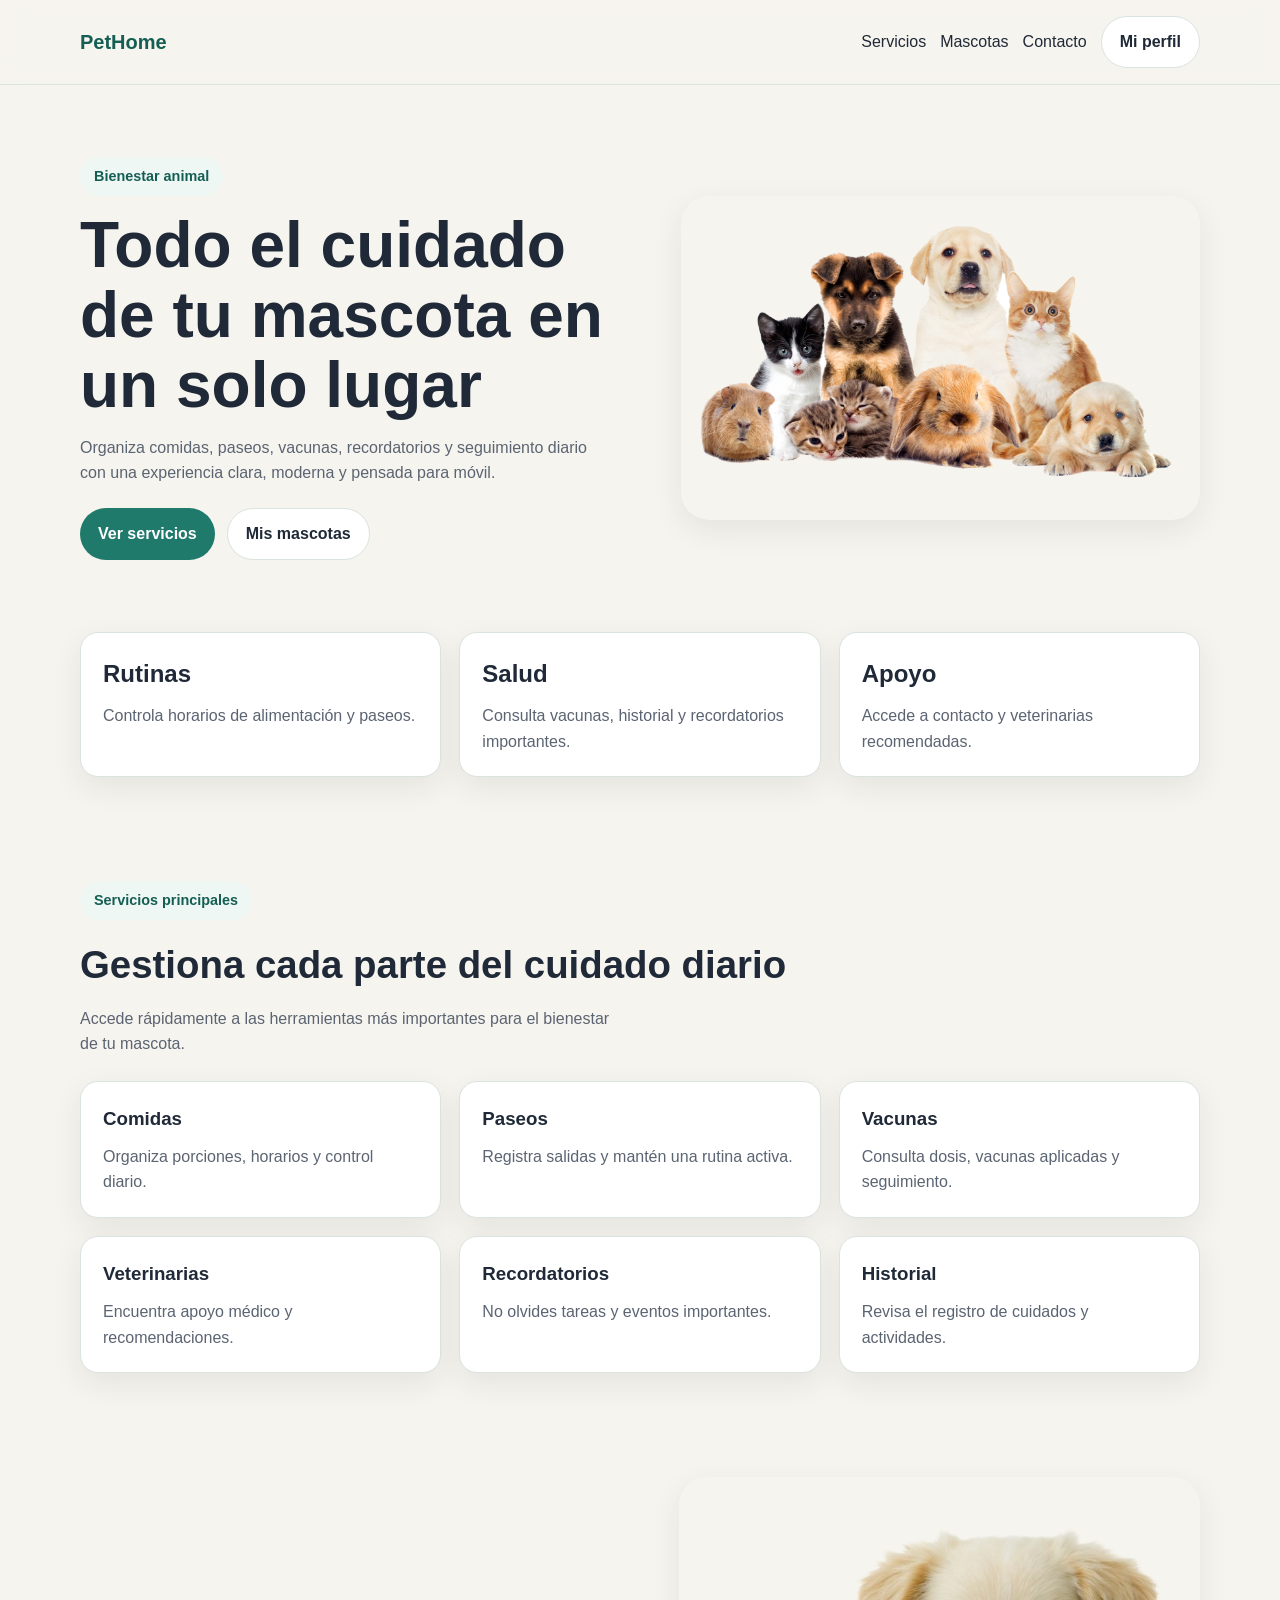
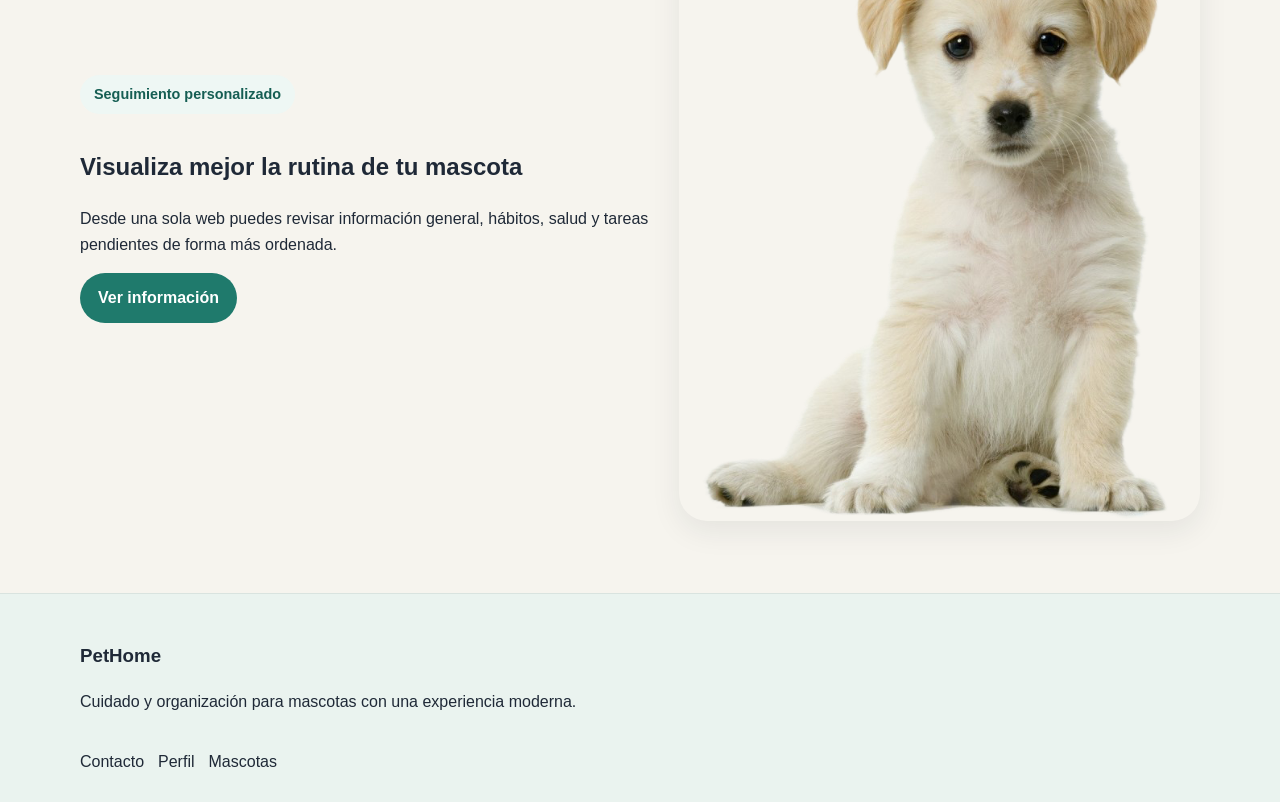
<file: index.html>
<!DOCTYPE html>
<html lang="es">
<head>
  <meta charset="UTF-8">
  <meta name="viewport" content="width=device-width, initial-scale=1.0">
  <title>PetCare | Cuidado de mascotas</title>
  <link rel="stylesheet" href="styles.css">
</head>
<body>

  <header class="site-header">
    <div class="container header-content">
      <a href="index.html" class="logo">PetHome</a>

      <nav class="main-nav">
        <a href="#servicios">Servicios</a>
        <a href="mascotas.html">Mascotas</a>
        <a href="contacto.html">Contacto</a>
        <a href="perfil.html" class="btn btn-outline">Mi perfil</a>
      </nav>
    </div>
  </header>

  <main>
    <section class="hero">
      <div class="container hero-content">
        <div class="hero-text">
          <span class="tag">Bienestar animal</span>
          <h1>Todo el cuidado de tu mascota en un solo lugar</h1>
          <p>
            Organiza comidas, paseos, vacunas, recordatorios y seguimiento
            diario con una experiencia clara, moderna y pensada para móvil.
          </p>

          <div class="hero-actions">
            <a href="#servicios" class="btn btn-primary">Ver servicios</a>
            <a href="mascotas.html" class="btn btn-secondary">Mis mascotas</a>
          </div>
        </div>

        <div class="hero-media">
          <img src="top.png" alt="Mascotas felices y saludables">
        </div>
      </div>
    </section>

    <section class="quick-stats">
      <div class="container stats-grid">
        <article class="stat-card">
          <h2>Rutinas</h2>
          <p>Controla horarios de alimentación y paseos.</p>
        </article>

        <article class="stat-card">
          <h2>Salud</h2>
          <p>Consulta vacunas, historial y recordatorios importantes.</p>
        </article>

        <article class="stat-card">
          <h2>Apoyo</h2>
          <p>Accede a contacto y veterinarias recomendadas.</p>
        </article>
      </div>
    </section>

    <section class="services" id="servicios">
      <div class="container">
        <div class="section-heading">
          <span class="tag">Servicios principales</span>
          <h2>Gestiona cada parte del cuidado diario</h2>
          <p>
            Accede rápidamente a las herramientas más importantes para el bienestar de tu mascota.
          </p>
        </div>

        <div class="services-grid">
          <a href="comidas.html" class="service-card">
            <h3>Comidas</h3>
            <p>Organiza porciones, horarios y control diario.</p>
          </a>

          <a href="paseos.html" class="service-card">
            <h3>Paseos</h3>
            <p>Registra salidas y mantén una rutina activa.</p>
          </a>

          <a href="vacunas.html" class="service-card">
            <h3>Vacunas</h3>
            <p>Consulta dosis, vacunas aplicadas y seguimiento.</p>
          </a>

          <a href="veterinarias.html" class="service-card">
            <h3>Veterinarias</h3>
            <p>Encuentra apoyo médico y recomendaciones.</p>
          </a>

          <a href="recordatorios.html" class="service-card">
            <h3>Recordatorios</h3>
            <p>No olvides tareas y eventos importantes.</p>
          </a>

          <a href="historial.html" class="service-card">
            <h3>Historial</h3>
            <p>Revisa el registro de cuidados y actividades.</p>
          </a>
        </div>
      </div>
    </section>

    <section class="featured-pet">
      <div class="container featured-content">
        <div class="featured-text">
          <span class="tag">Seguimiento personalizado</span>
          <h2>Visualiza mejor la rutina de tu mascota</h2>
          <p>
            Desde una sola web puedes revisar información general, hábitos,
            salud y tareas pendientes de forma más ordenada.
          </p>
          <a href="mascotas.html" class="btn btn-primary">Ver información</a>
        </div>

        <div class="featured-media">
          <img src="mascota.png" alt="Mascota principal del usuario">
        </div>
      </div>
    </section>
  </main>

  <footer class="site-footer">
    <div class="container footer-content">
      <div>
        <h3>PetHome</h3>
        <p>Cuidado y organización para mascotas con una experiencia moderna.</p>
      </div>

      <div class="footer-links">
        <a href="contacto.html">Contacto</a>
        <a href="perfil.html">Perfil</a>
        <a href="mascotas.html">Mascotas</a>
      </div>
    </div>
  </footer>

  <script src="script.js"></script>
</body>
</html>
</file>
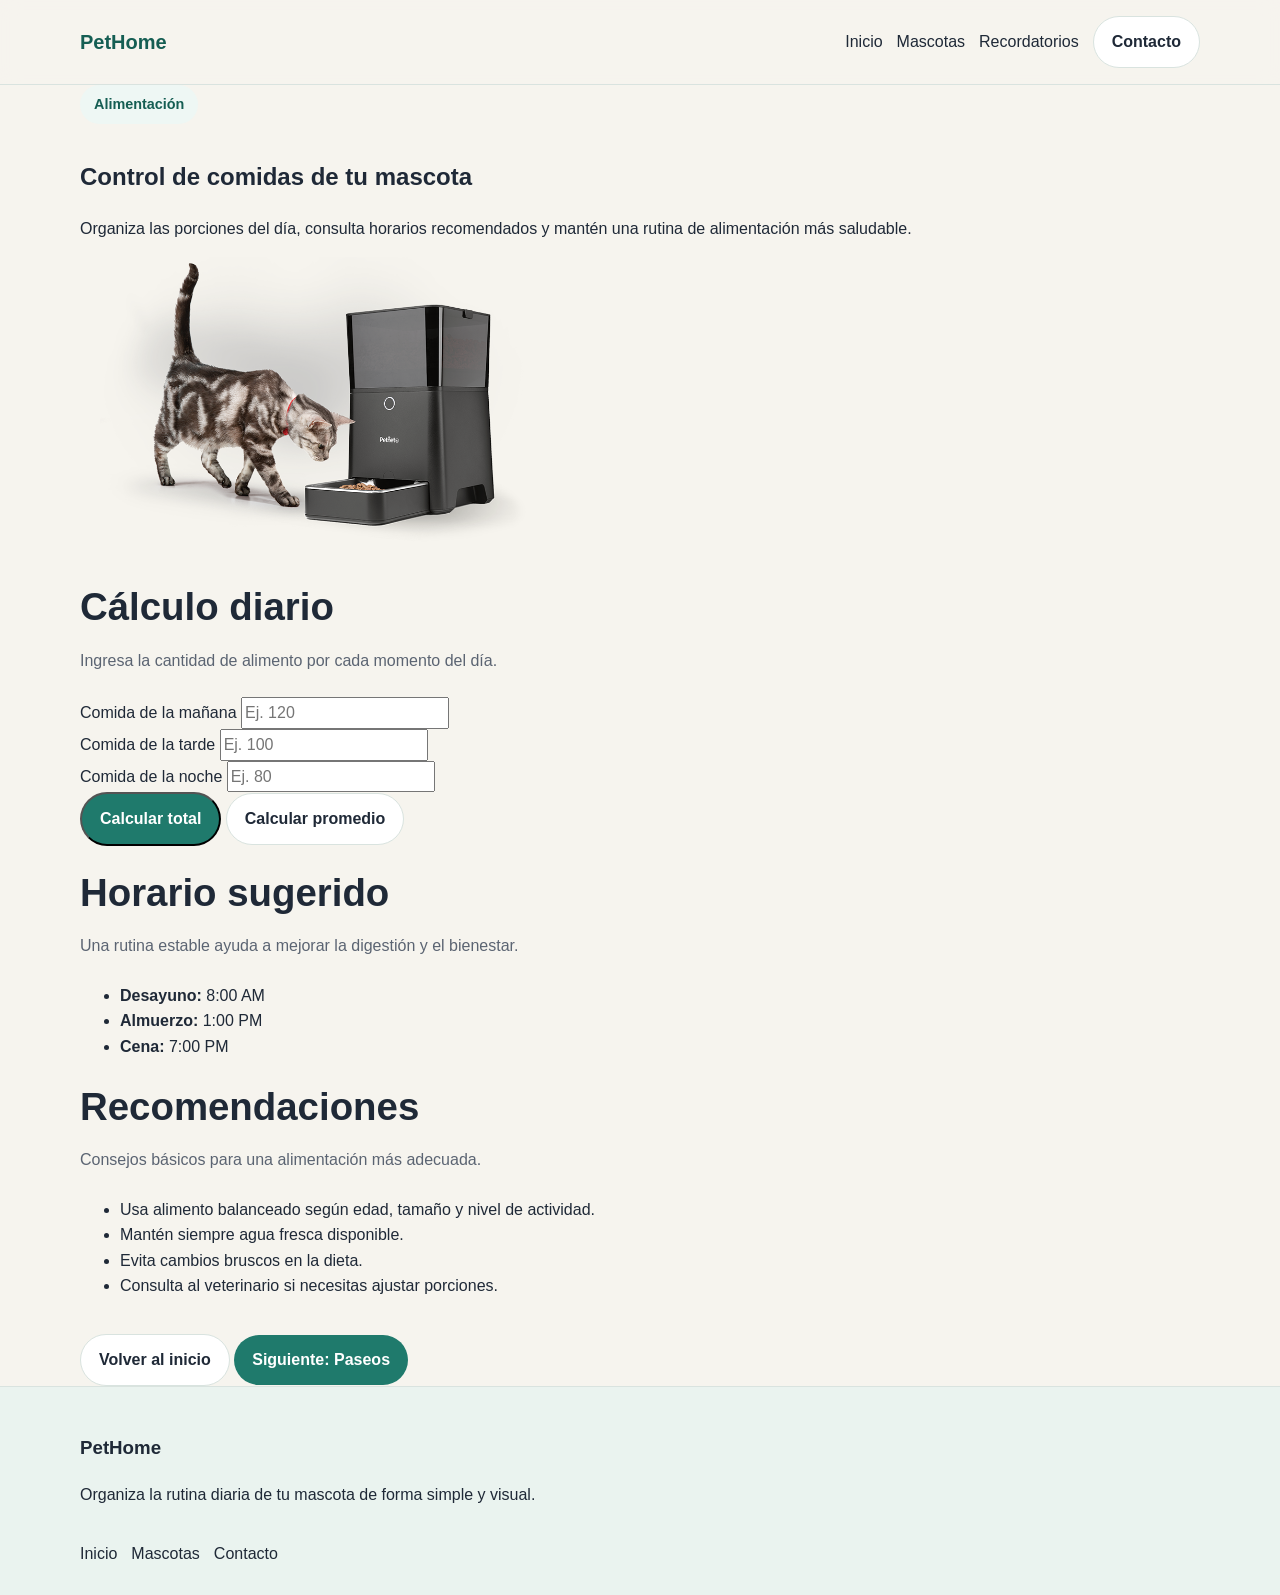
<file: comidas.html>
<!DOCTYPE html>
<html lang="es">
<head>
  <meta charset="UTF-8">
  <meta name="viewport" content="width=device-width, initial-scale=1.0">
  <title>Comidas | PetHome</title>
  <link rel="stylesheet" href="styles.css">
</head>
<body>

  <header class="site-header">
    <div class="container header-content">
      <a href="index.html" class="logo">PetHome</a>

      <nav class="main-nav">
        <a href="index.html">Inicio</a>
        <a href="mascotas.html">Mascotas</a>
        <a href="recordatorios.html">Recordatorios</a>
        <a href="contacto.html" class="btn btn-outline">Contacto</a>
      </nav>
    </div>
  </header>

  <main class="page-section">
    <div class="container">

      <section class="page-hero">
        <div class="page-hero-content">
          <div class="page-hero-text">
            <span class="tag">Alimentación</span>
            <h1>Control de comidas de tu mascota</h1>
            <p>
              Organiza las porciones del día, consulta horarios recomendados
              y mantén una rutina de alimentación más saludable.
            </p>
          </div>

          <div class="page-hero-media">
            <img src="comidas.png" alt="Alimentación para mascotas" class="hero-image imagen-grande">
          </div>
        </div>
      </section>

      <section class="content-grid">
        <article class="content-card">
          <div class="section-heading">
            <h2>Cálculo diario</h2>
            <p>Ingresa la cantidad de alimento por cada momento del día.</p>
          </div>

          <div class="form-grid">
            <div class="form-group">
              <label for="num1">Comida de la mañana</label>
              <input type="number" id="num1" placeholder="Ej. 120">
            </div>

            <div class="form-group">
              <label for="num2">Comida de la tarde</label>
              <input type="number" id="num2" placeholder="Ej. 100">
            </div>

            <div class="form-group">
              <label for="num3">Comida de la noche</label>
              <input type="number" id="num3" placeholder="Ej. 80">
            </div>
          </div>

          <div class="actions-row">
            <button class="btn btn-primary" onclick="sumarDatos()">Calcular total</button>
            <button class="btn btn-secondary" onclick="promedioDatos()">Calcular promedio</button>
          </div>

          <p id="resultado" class="result-box"></p>
        </article>

        <aside class="content-card">
          <div class="section-heading">
            <h2>Horario sugerido</h2>
            <p>Una rutina estable ayuda a mejorar la digestión y el bienestar.</p>
          </div>

          <ul class="info-list">
            <li><strong>Desayuno:</strong> 8:00 AM</li>
            <li><strong>Almuerzo:</strong> 1:00 PM</li>
            <li><strong>Cena:</strong> 7:00 PM</li>
          </ul>
        </aside>
      </section>

      <section class="content-card tips-section">
        <div class="section-heading">
          <h2>Recomendaciones</h2>
          <p>Consejos básicos para una alimentación más adecuada.</p>
        </div>

        <ul class="tips-list">
          <li>Usa alimento balanceado según edad, tamaño y nivel de actividad.</li>
          <li>Mantén siempre agua fresca disponible.</li>
          <li>Evita cambios bruscos en la dieta.</li>
          <li>Consulta al veterinario si necesitas ajustar porciones.</li>
        </ul>
      </section>

      <section class="page-navigation">
        <a href="index.html" class="btn btn-secondary">Volver al inicio</a>
        <a href="paseos.html" class="btn btn-primary">Siguiente: Paseos</a>
      </section>

    </div>
  </main>

  <footer class="site-footer">
    <div class="container footer-content">
      <div>
        <h3>PetHome</h3>
        <p>Organiza la rutina diaria de tu mascota de forma simple y visual.</p>
      </div>

      <div class="footer-links">
        <a href="index.html">Inicio</a>
        <a href="mascotas.html">Mascotas</a>
        <a href="contacto.html">Contacto</a>
      </div>
    </div>
  </footer>

  <script src="script.js"></script>
</body>
</html>
</file>
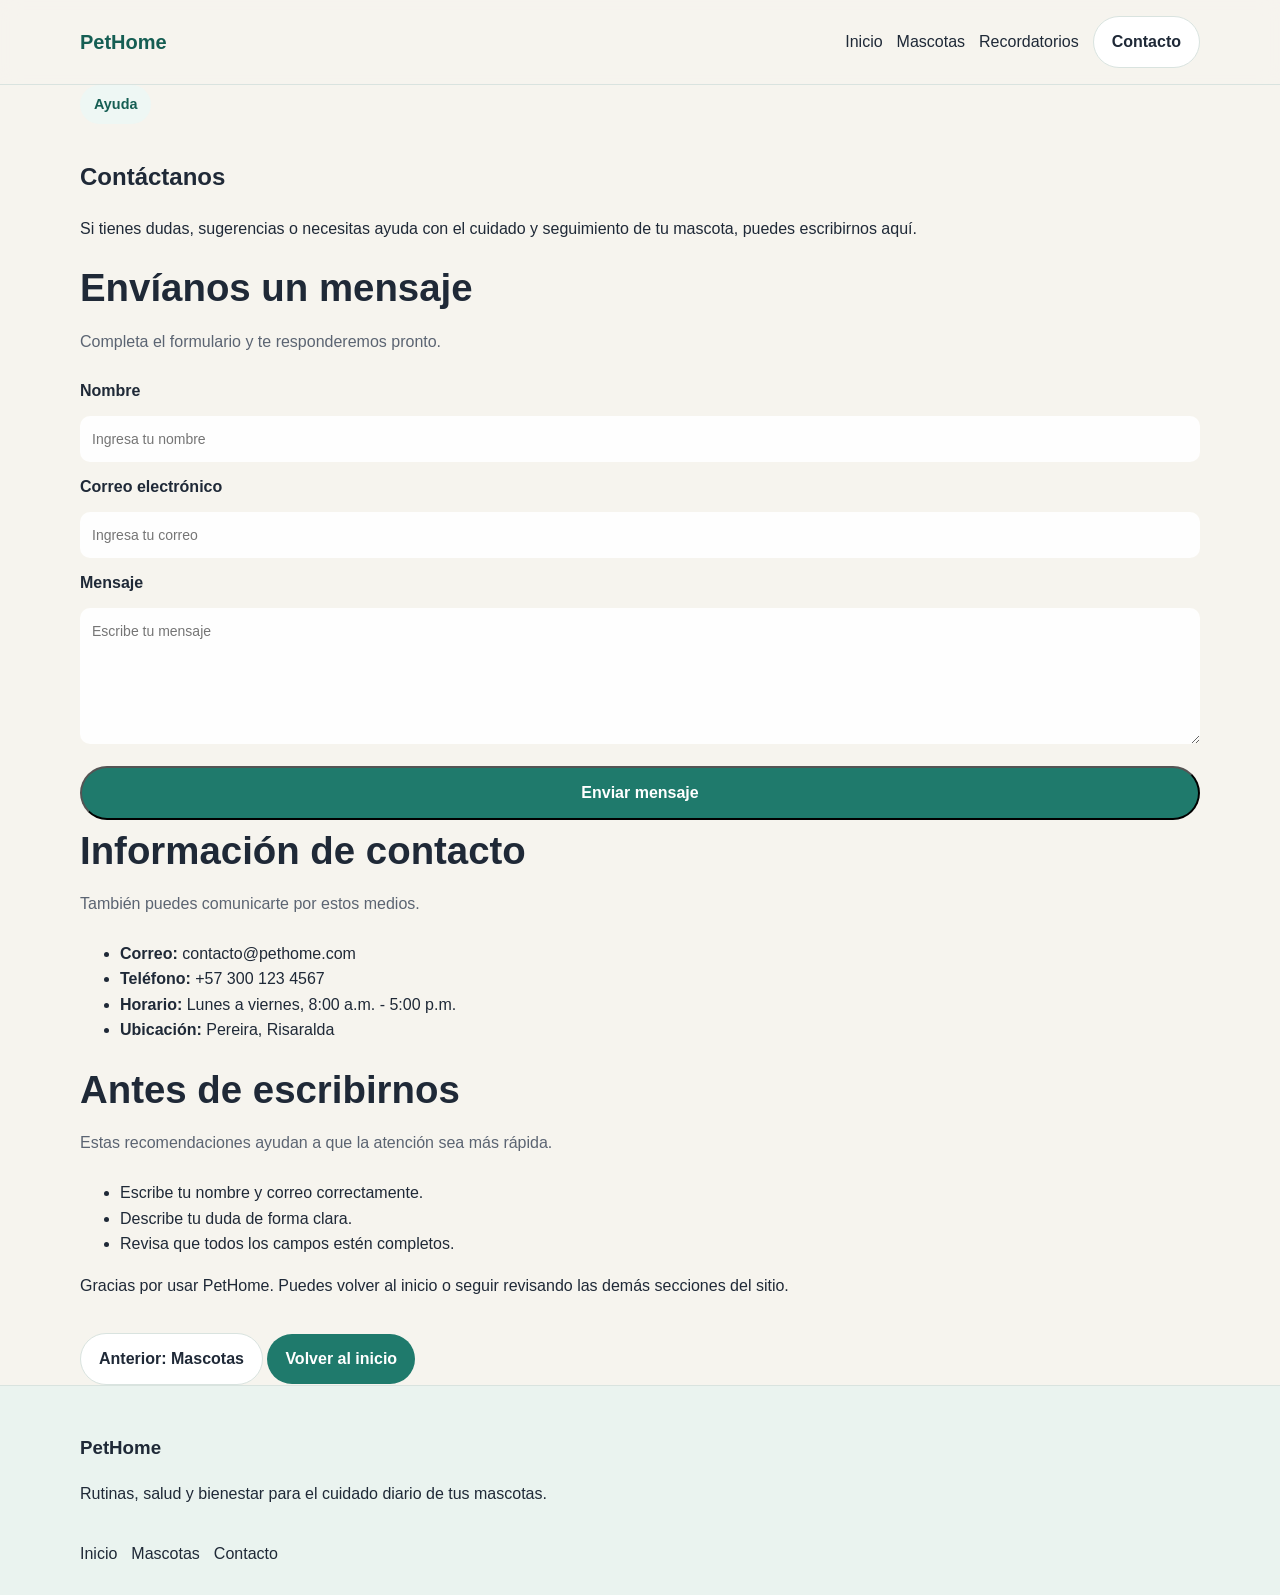
<file: contacto.html>
<!DOCTYPE html>
<html lang="es">
<head>
  <meta charset="UTF-8">
  <meta name="viewport" content="width=device-width, initial-scale=1.0">
  <title>Contacto | PetHome</title>
  <link rel="stylesheet" href="styles.css">
</head>
<body>

  <header class="site-header">
    <div class="container header-content">
      <a href="index.html" class="logo">PetHome</a>

      <nav class="main-nav">
        <a href="index.html">Inicio</a>
        <a href="mascotas.html">Mascotas</a>
        <a href="recordatorios.html">Recordatorios</a>
        <a href="contacto.html" class="btn btn-outline">Contacto</a>
      </nav>
    </div>
  </header>

  <main class="page-section">
    <div class="container">

      <section class="page-hero">
        <div class="page-hero-content">
          <div class="page-hero-text">
            <span class="tag">Ayuda</span>
            <h1>Contáctanos</h1>
            <p>
              Si tienes dudas, sugerencias o necesitas ayuda con el cuidado
              y seguimiento de tu mascota, puedes escribirnos aquí.
            </p>
          </div>

              </section>

      <section class="content-grid">
        <article class="content-card">
          <div class="section-heading">
            <h2>Envíanos un mensaje</h2>
            <p>Completa el formulario y te responderemos pronto.</p>
          </div>

          <form onsubmit="return validarFormulario()" class="contact-form">
            <label for="nombre">Nombre</label>
            <input type="text" id="nombre" placeholder="Ingresa tu nombre">

            <label for="email">Correo electrónico</label>
            <input type="email" id="email" placeholder="Ingresa tu correo">

            <label for="mensaje">Mensaje</label>
            <textarea id="mensaje" rows="5" placeholder="Escribe tu mensaje"></textarea>

            <button type="submit" class="btn btn-primary">Enviar mensaje</button>
          </form>
        </article>

        <article class="content-card">
          <div class="section-heading">
            <h2>Información de contacto</h2>
            <p>También puedes comunicarte por estos medios.</p>
          </div>

          <ul class="info-list">
            <li><strong>Correo:</strong> contacto@pethome.com</li>
            <li><strong>Teléfono:</strong> +57 300 123 4567</li>
            <li><strong>Horario:</strong> Lunes a viernes, 8:00 a.m. - 5:00 p.m.</li>
            <li><strong>Ubicación:</strong> Pereira, Risaralda</li>
          </ul>
        </article>
      </section>

      <section class="content-card tips-section">
        <div class="section-heading">
          <h2>Antes de escribirnos</h2>
          <p>Estas recomendaciones ayudan a que la atención sea más rápida.</p>
        </div>

        <ul class="tips-list">
          <li>Escribe tu nombre y correo correctamente.</li>
          <li>Describe tu duda de forma clara.</li>
          <li>Revisa que todos los campos estén completos.</li>
        </ul>
      </section>

      <p class="separador-texto">
        Gracias por usar PetHome. Puedes volver al inicio o seguir revisando las demás secciones del sitio.
      </p>

      <section class="page-navigation">
        <a href="mascotas.html" class="btn btn-secondary">Anterior: Mascotas</a>
        <a href="index.html" class="btn btn-primary">Volver al inicio</a>
      </section>

    </div>
  </main>

  <footer class="site-footer">
    <div class="container footer-content">
      <div>
        <h3>PetHome</h3>
        <p>Rutinas, salud y bienestar para el cuidado diario de tus mascotas.</p>
      </div>

      <div class="footer-links">
        <a href="index.html">Inicio</a>
        <a href="mascotas.html">Mascotas</a>
        <a href="contacto.html">Contacto</a>
      </div>
    </div>
  </footer>

  <script src="script.js"></script>
</body>
</html>
</file>
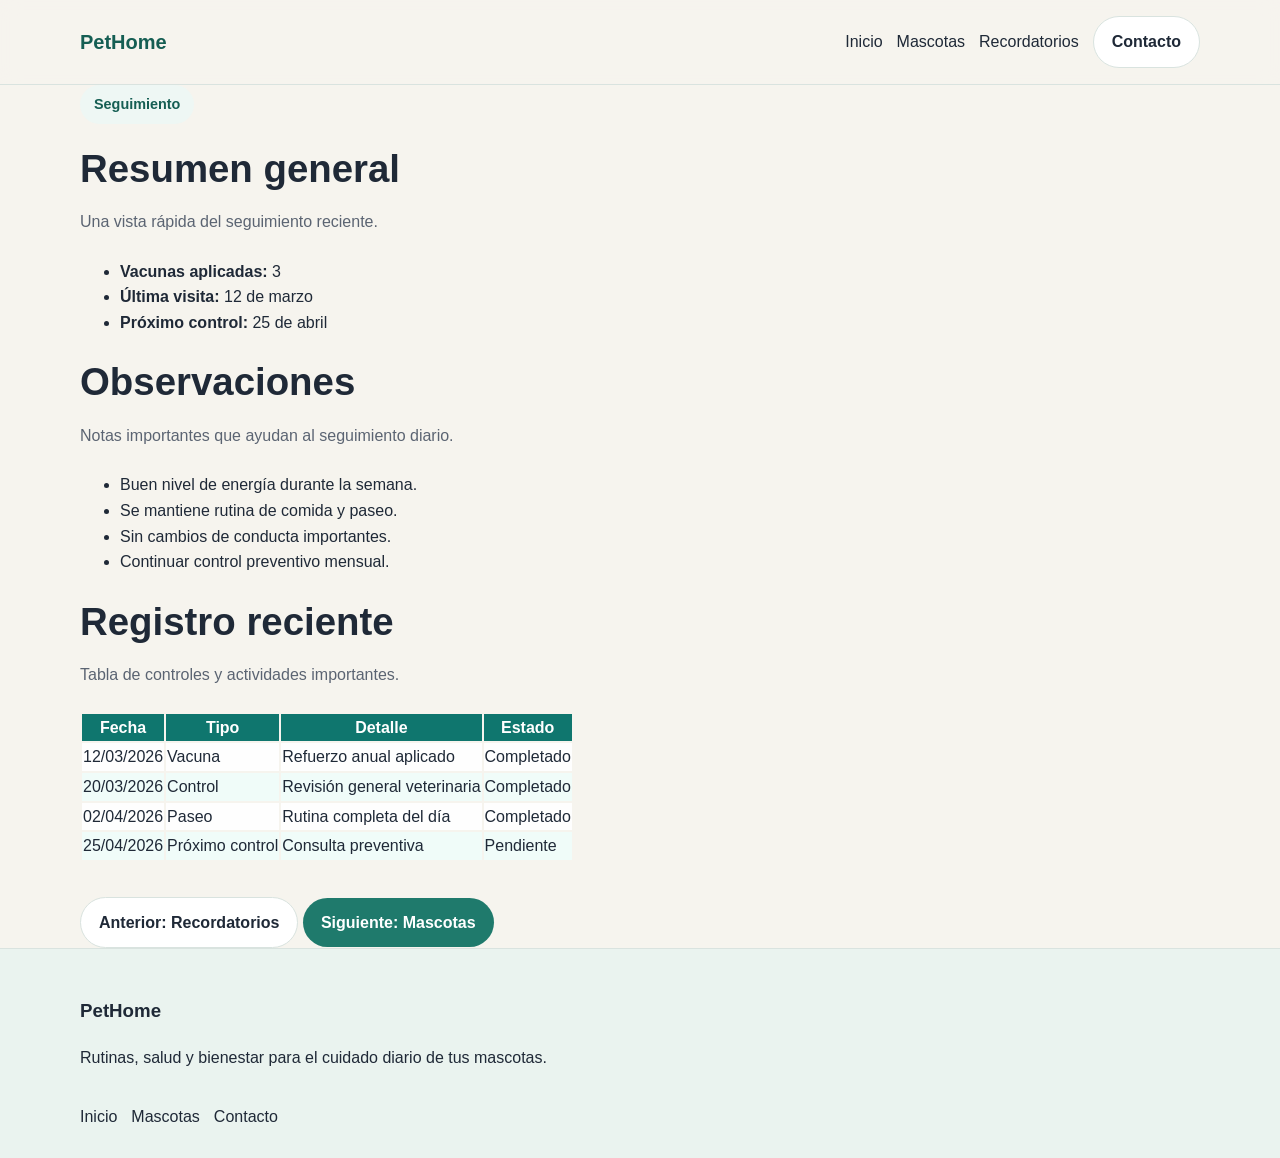
<file: historial.html>
<!DOCTYPE html>
<html lang="es">
<head>
  <meta charset="UTF-8">
  <meta name="viewport" content="width=device-width, initial-scale=1.0">
  <title>Historial | PetHome</title>
  <link rel="stylesheet" href="styles.css">
</head>
<body>

  <header class="site-header">
    <div class="container header-content">
      <a href="index.html" class="logo">PetHome</a>

      <nav class="main-nav">
        <a href="index.html">Inicio</a>
        <a href="mascotas.html">Mascotas</a>
        <a href="recordatorios.html">Recordatorios</a>
        <a href="contacto.html" class="btn btn-outline">Contacto</a>
      </nav>
    </div>
  </header>

  <main class="page-section">
    <div class="container">

      <section class="page-hero">
        <div class="page-hero-content">
          <div class="page-hero-text">
            <span class="tag">Seguimiento</span>
           
      <section class="content-grid">
        <article class="content-card">
          <div class="section-heading">
            <h2>Resumen general</h2>
            <p>Una vista rápida del seguimiento reciente.</p>
          </div>

          <ul class="info-list">
            <li><strong>Vacunas aplicadas:</strong> 3</li>
            <li><strong>Última visita:</strong> 12 de marzo</li>
            <li><strong>Próximo control:</strong> 25 de abril</li>
          </ul>
        </article>

        <article class="content-card">
          <div class="section-heading">
            <h2>Observaciones</h2>
            <p>Notas importantes que ayudan al seguimiento diario.</p>
          </div>

          <ul class="tips-list">
            <li>Buen nivel de energía durante la semana.</li>
            <li>Se mantiene rutina de comida y paseo.</li>
            <li>Sin cambios de conducta importantes.</li>
            <li>Continuar control preventivo mensual.</li>
          </ul>
        </article>
      </section>

      <section class="content-card tips-section">
        <div class="section-heading">
          <h2>Registro reciente</h2>
          <p>Tabla de controles y actividades importantes.</p>
        </div>

        <table class="tabla-historial">
          <thead>
            <tr>
              <th>Fecha</th>
              <th>Tipo</th>
              <th>Detalle</th>
              <th>Estado</th>
            </tr>
          </thead>
          <tbody>
            <tr>
              <td>12/03/2026</td>
              <td>Vacuna</td>
              <td>Refuerzo anual aplicado</td>
              <td>Completado</td>
            </tr>
            <tr>
              <td>20/03/2026</td>
              <td>Control</td>
              <td>Revisión general veterinaria</td>
              <td>Completado</td>
            </tr>
            <tr>
              <td>02/04/2026</td>
              <td>Paseo</td>
              <td>Rutina completa del día</td>
              <td>Completado</td>
            </tr>
            <tr>
              <td>25/04/2026</td>
              <td>Próximo control</td>
              <td>Consulta preventiva</td>
              <td>Pendiente</td>
            </tr>
          </tbody>
        </table>
      </section>

      <section class="page-navigation">
        <a href="recordatorios.html" class="btn btn-secondary">Anterior: Recordatorios</a>
        <a href="mascotas.html" class="btn btn-primary">Siguiente: Mascotas</a>
      </section>

    </div>
  </main>

  <footer class="site-footer">
    <div class="container footer-content">
      <div>
        <h3>PetHome</h3>
        <p>Rutinas, salud y bienestar para el cuidado diario de tus mascotas.</p>
      </div>

      <div class="footer-links">
        <a href="index.html">Inicio</a>
        <a href="mascotas.html">Mascotas</a>
        <a href="contacto.html">Contacto</a>
      </div>
    </div>
  </footer>

  <script src="script.js"></script>
</body>
</html>
</file>
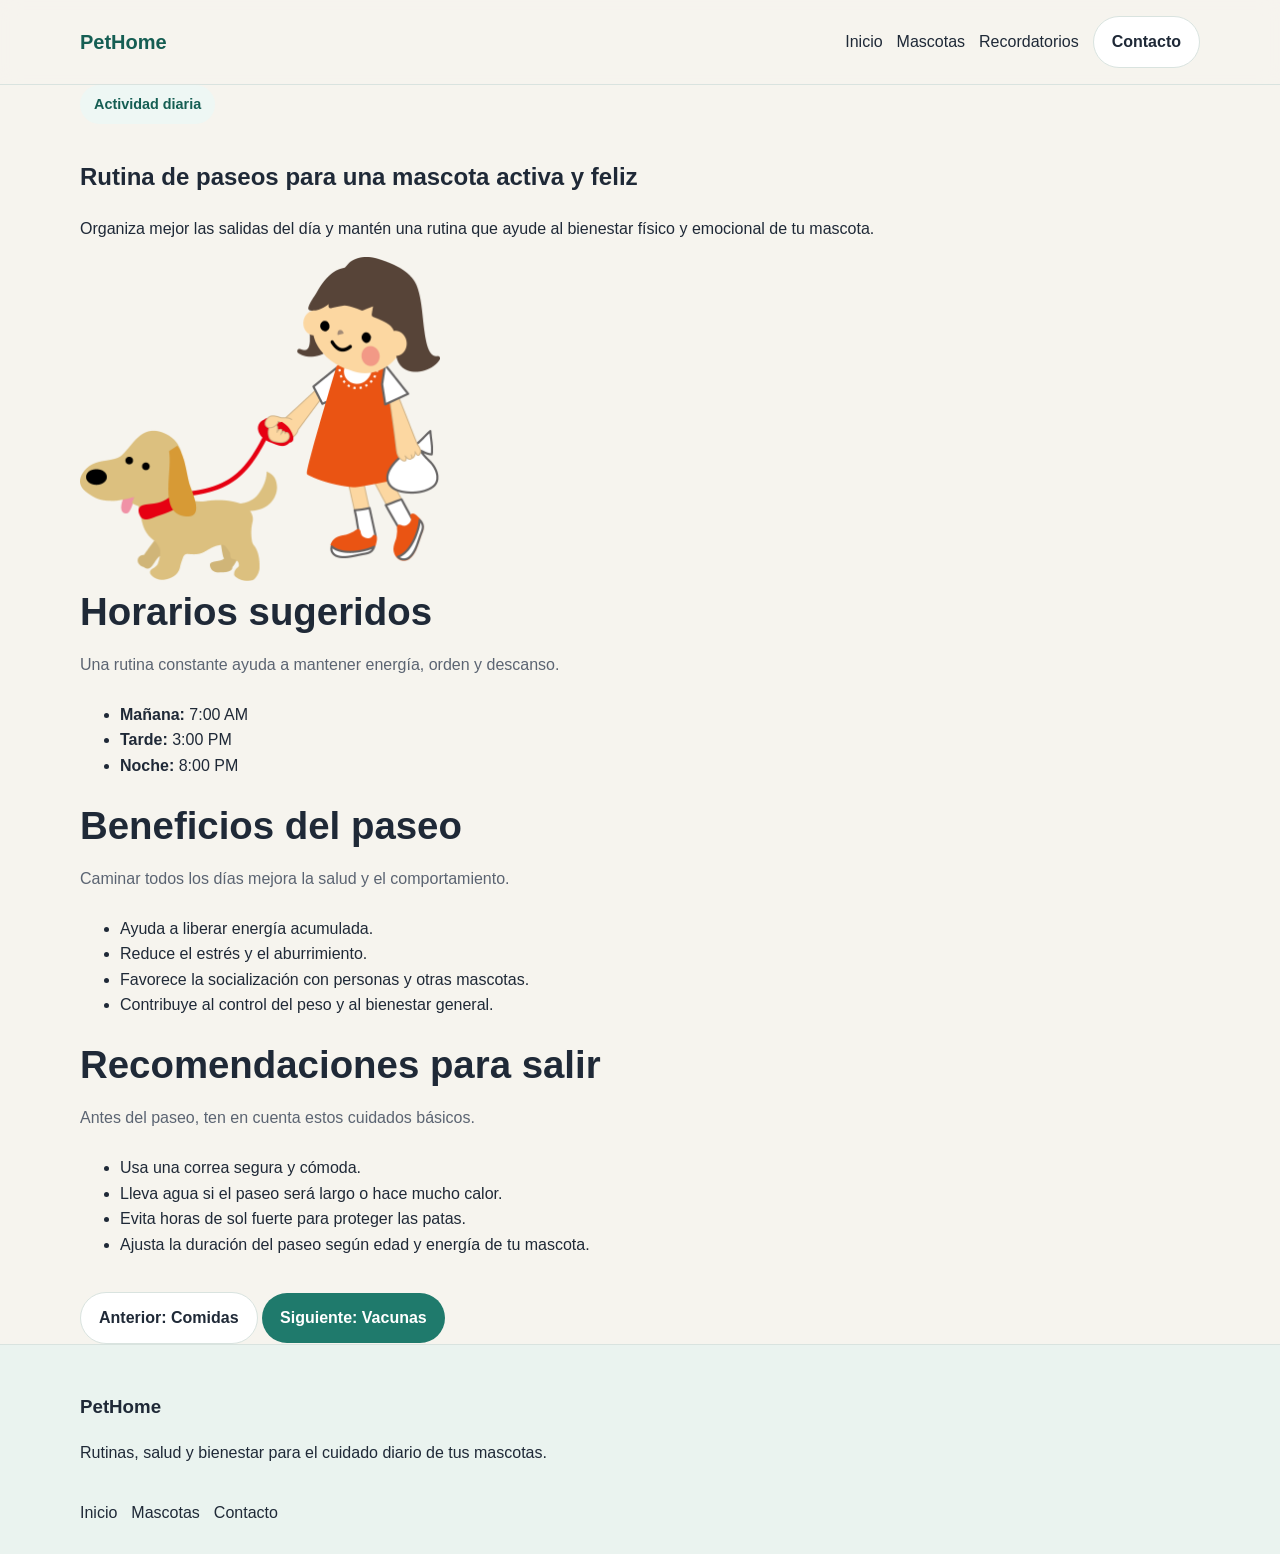
<file: paseos.html>
<!DOCTYPE html>
<html lang="es">
<head>
  <meta charset="UTF-8">
  <meta name="viewport" content="width=device-width, initial-scale=1.0">
  <title>Paseos | PetHome</title>
  <link rel="stylesheet" href="styles.css">
</head>
<body>

  <header class="site-header">
    <div class="container header-content">
      <a href="index.html" class="logo">PetHome</a>

      <nav class="main-nav">
        <a href="index.html">Inicio</a>
        <a href="mascotas.html">Mascotas</a>
        <a href="recordatorios.html">Recordatorios</a>
        <a href="contacto.html" class="btn btn-outline">Contacto</a>
      </nav>
    </div>
  </header>

  <main class="page-section">
    <div class="container">

      <section class="page-hero">
        <div class="page-hero-content">
          <div class="page-hero-text">
            <span class="tag">Actividad diaria</span>
            <h1>Rutina de paseos para una mascota activa y feliz</h1>
            <p>
              Organiza mejor las salidas del día y mantén una rutina que ayude
              al bienestar físico y emocional de tu mascota.
            </p>
          </div>

          <div class="page-hero-media">
            <img src="paseos.png" alt="Persona paseando a su mascota" class="hero-image imagen-media">
          </div>
        </div>
      </section>

      <section class="content-grid">
        <article class="content-card">
          <div class="section-heading">
            <h2>Horarios sugeridos</h2>
            <p>Una rutina constante ayuda a mantener energía, orden y descanso.</p>
          </div>

          <ul class="info-list">
            <li><strong>Mañana:</strong> 7:00 AM</li>
            <li><strong>Tarde:</strong> 3:00 PM</li>
            <li><strong>Noche:</strong> 8:00 PM</li>
          </ul>
        </article>

        <article class="content-card">
          <div class="section-heading">
            <h2>Beneficios del paseo</h2>
            <p>Caminar todos los días mejora la salud y el comportamiento.</p>
          </div>

          <ul class="tips-list">
            <li>Ayuda a liberar energía acumulada.</li>
            <li>Reduce el estrés y el aburrimiento.</li>
            <li>Favorece la socialización con personas y otras mascotas.</li>
            <li>Contribuye al control del peso y al bienestar general.</li>
          </ul>
        </article>
      </section>

      <section class="content-card tips-section">
        <div class="section-heading">
          <h2>Recomendaciones para salir</h2>
          <p>Antes del paseo, ten en cuenta estos cuidados básicos.</p>
        </div>

        <ul class="tips-list">
          <li>Usa una correa segura y cómoda.</li>
          <li>Lleva agua si el paseo será largo o hace mucho calor.</li>
          <li>Evita horas de sol fuerte para proteger las patas.</li>
          <li>Ajusta la duración del paseo según edad y energía de tu mascota.</li>
        </ul>
      </section>

      <section class="page-navigation">
        <a href="comidas.html" class="btn btn-secondary">Anterior: Comidas</a>
        <a href="vacunas.html" class="btn btn-primary">Siguiente: Vacunas</a>
      </section>

    </div>
  </main>

  <footer class="site-footer">
    <div class="container footer-content">
      <div>
        <h3>PetHome</h3>
        <p>Rutinas, salud y bienestar para el cuidado diario de tus mascotas.</p>
      </div>

      <div class="footer-links">
        <a href="index.html">Inicio</a>
        <a href="mascotas.html">Mascotas</a>
        <a href="contacto.html">Contacto</a>
      </div>
    </div>
  </footer>

  <script src="script.js"></script>
</body>
</html>
</file>
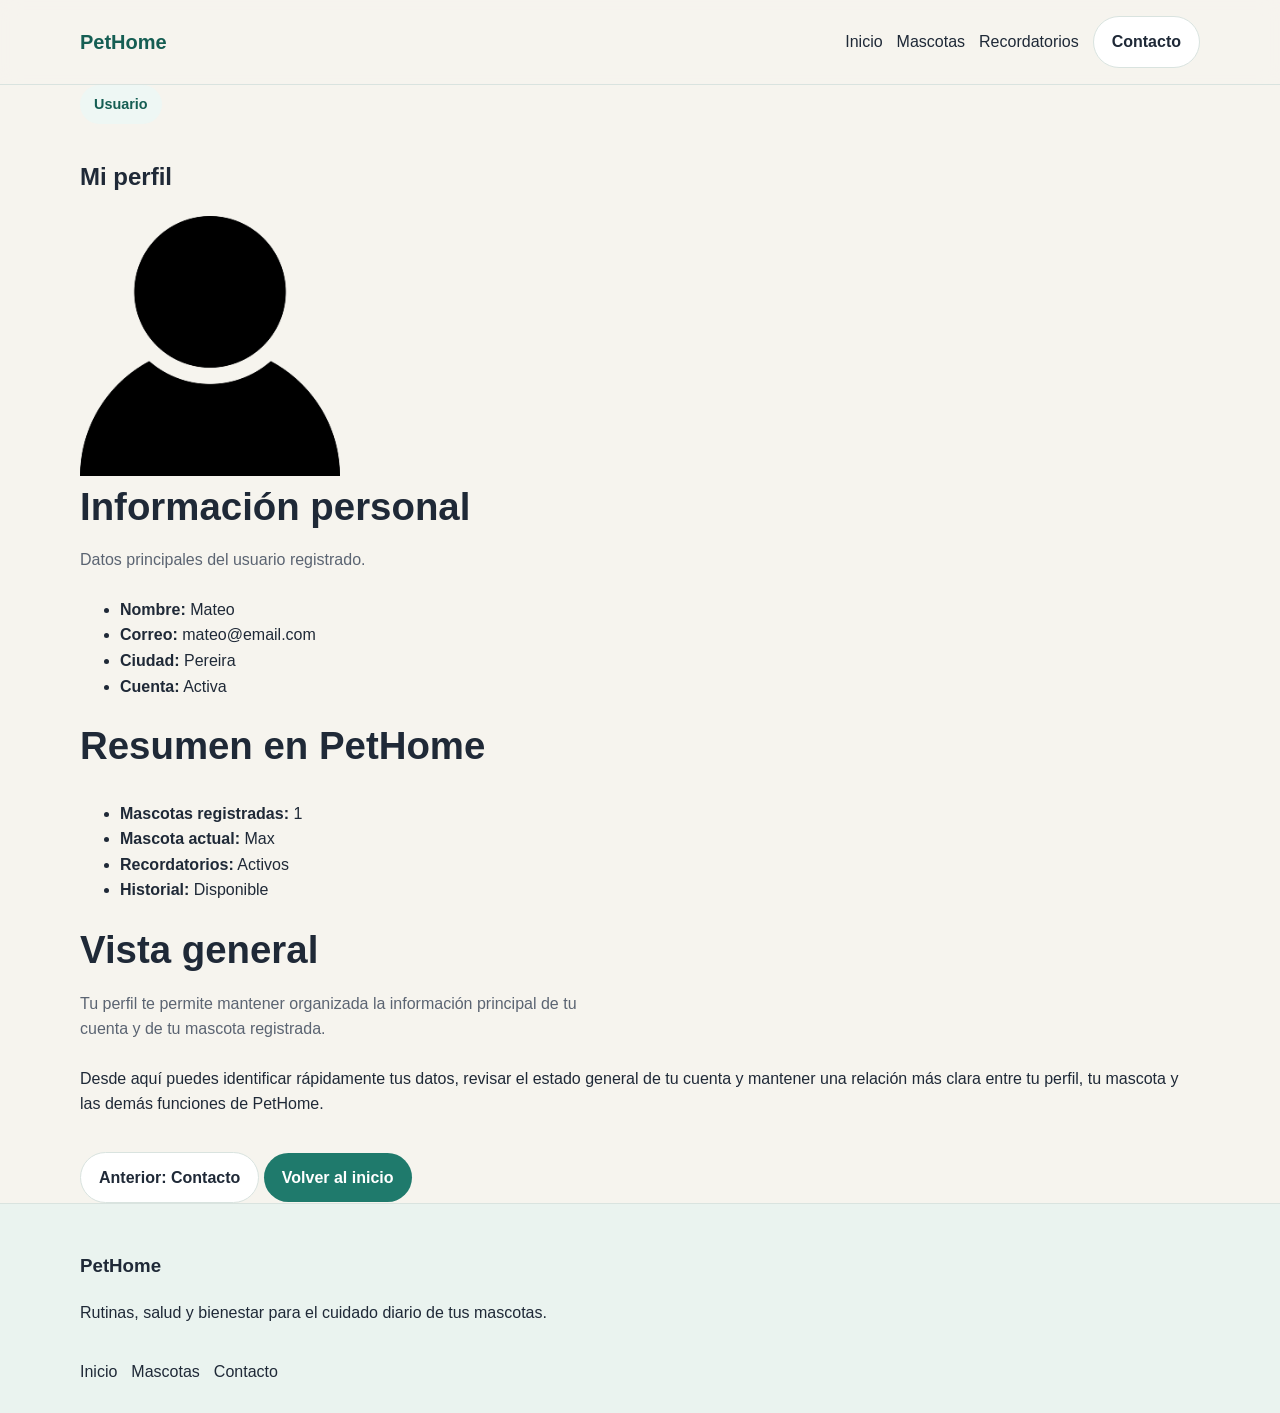
<file: perfil.html>
<!DOCTYPE html>
<html lang="es">
<head>
  <meta charset="UTF-8">
  <meta name="viewport" content="width=device-width, initial-scale=1.0">
  <title>Mi Perfil | PetHome</title>
  <link rel="stylesheet" href="styles.css">
</head>
<body>

  <header class="site-header">
    <div class="container header-content">
      <a href="index.html" class="logo">PetHome</a>

      <nav class="main-nav">
        <a href="index.html">Inicio</a>
        <a href="mascotas.html">Mascotas</a>
        <a href="recordatorios.html">Recordatorios</a>
        <a href="contacto.html" class="btn btn-outline">Contacto</a>
      </nav>
    </div>
  </header>

  <main class="page-section">
    <div class="container">

      <section class="page-hero">
        <div class="page-hero-content">
          <div class="page-hero-text">
            <span class="tag">Usuario</span>
            <h1>Mi perfil</h1>
            
          </div>

          <div class="page-hero-media">
            <img src="perfil.png" alt="Perfil de usuario en PetHome" class="hero-image imagen-ajustada">
          </div>
        </div>
      </section>

      <section class="content-grid">
        <article class="content-card perfil-card">
          <div class="section-heading">
            <h2>Información personal</h2>
            <p>Datos principales del usuario registrado.</p>
          </div>

          <ul class="info-list perfil-lista">
            <li><strong>Nombre:</strong> Mateo</li>
            <li><strong>Correo:</strong> mateo@email.com</li>
            <li><strong>Ciudad:</strong> Pereira</li>
            <li><strong>Cuenta:</strong> Activa</li>
          </ul>
        </article>

        <article class="content-card perfil-card">
          <div class="section-heading">
            <h2>Resumen en PetHome</h2>
                    </div>

          <ul class="info-list perfil-lista">
            <li><strong>Mascotas registradas:</strong> 1</li>
            <li><strong>Mascota actual:</strong> Max</li>
            <li><strong>Recordatorios:</strong> Activos</li>
            <li><strong>Historial:</strong> Disponible</li>
          </ul>
        </article>
      </section>

      <section class="content-card perfil-card">
        <div class="section-heading">
          <h2>Vista general</h2>
          <p>Tu perfil te permite mantener organizada la información principal de tu cuenta y de tu mascota registrada.</p>
        </div>

        <p class="perfil-texto">
          Desde aquí puedes identificar rápidamente tus datos, revisar el estado general de tu cuenta
          y mantener una relación más clara entre tu perfil, tu mascota y las demás funciones de PetHome.
        </p>
      </section>

      <section class="page-navigation">
        <a href="contacto.html" class="btn btn-secondary">Anterior: Contacto</a>
        <a href="index.html" class="btn btn-primary">Volver al inicio</a>
      </section>

    </div>
  </main>

  <footer class="site-footer">
    <div class="container footer-content">
      <div>
        <h3>PetHome</h3>
        <p>Rutinas, salud y bienestar para el cuidado diario de tus mascotas.</p>
      </div>

      <div class="footer-links">
        <a href="index.html">Inicio</a>
        <a href="mascotas.html">Mascotas</a>
        <a href="contacto.html">Contacto</a>
      </div>
    </div>
  </footer>

  <script src="script.js"></script>
</body>
</html>
</file>
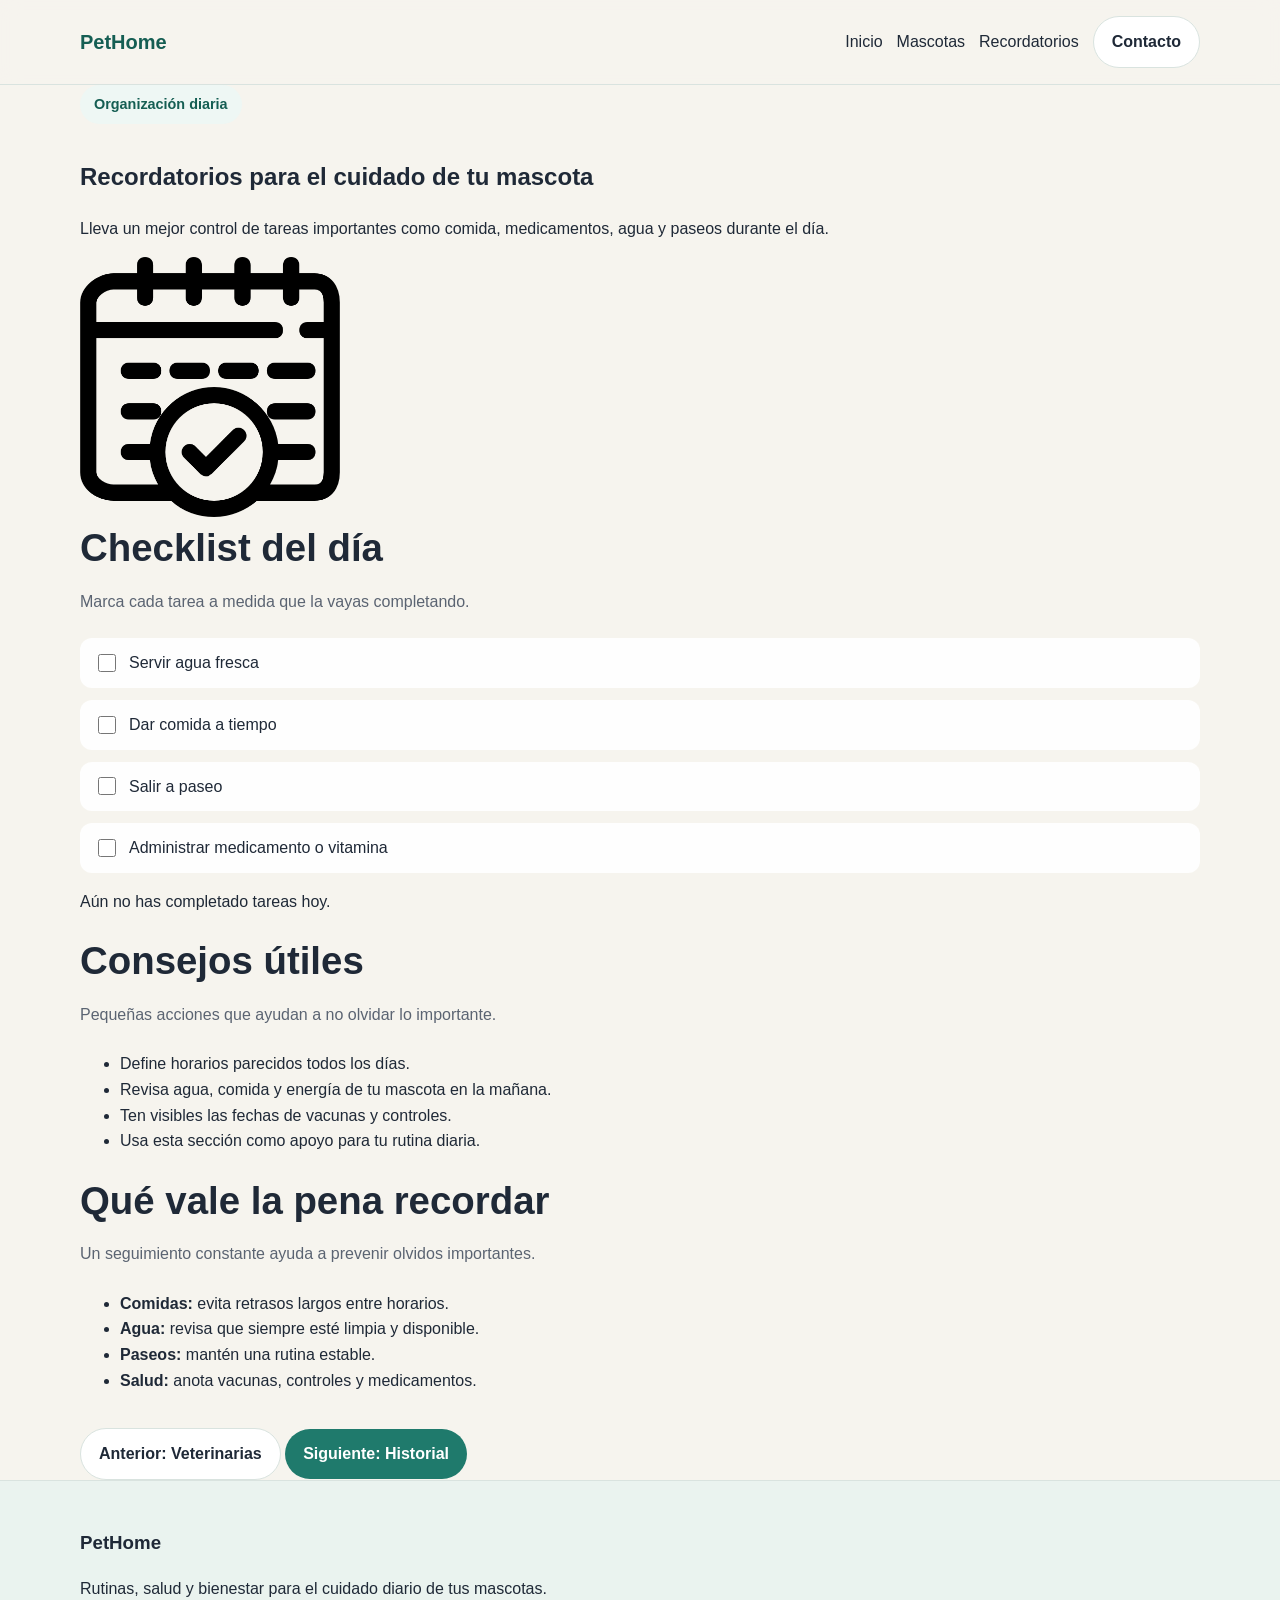
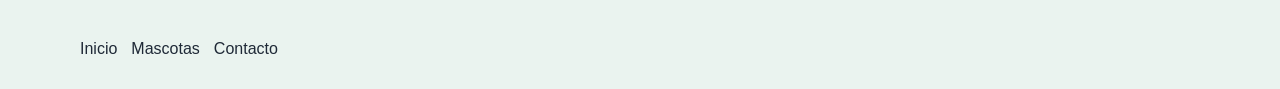
<file: recordatorios.html>
<!DOCTYPE html>
<html lang="es">
<head>
  <meta charset="UTF-8">
  <meta name="viewport" content="width=device-width, initial-scale=1.0">
  <title>Recordatorios | PetHome</title>
  <link rel="stylesheet" href="styles.css">
</head>
<body>

  <header class="site-header">
    <div class="container header-content">
      <a href="index.html" class="logo">PetHome</a>

      <nav class="main-nav">
        <a href="index.html">Inicio</a>
        <a href="mascotas.html">Mascotas</a>
        <a href="recordatorios.html">Recordatorios</a>
        <a href="contacto.html" class="btn btn-outline">Contacto</a>
      </nav>
    </div>
  </header>

  <main class="page-section">
    <div class="container">

      <section class="page-hero">
        <div class="page-hero-content">
          <div class="page-hero-text">
            <span class="tag">Organización diaria</span>
            <h1>Recordatorios para el cuidado de tu mascota</h1>
            <p>
              Lleva un mejor control de tareas importantes como comida,
              medicamentos, agua y paseos durante el día.
            </p>
          </div>

          <div class="page-hero-media">
            <img src="rec.png" alt="Agenda de recordatorios para mascota" class="hero-image imagen-ajustada">
          </div>
        </div>
      </section>

      <section class="content-grid">
        <article class="content-card">
          <div class="section-heading">
            <h2>Checklist del día</h2>
            <p>Marca cada tarea a medida que la vayas completando.</p>
          </div>

          <div class="checklist-box">
            <label class="check-item">
              <input type="checkbox" class="reminder-check">
              <span>Servir agua fresca</span>
            </label>

            <label class="check-item">
              <input type="checkbox" class="reminder-check">
              <span>Dar comida a tiempo</span>
            </label>

            <label class="check-item">
              <input type="checkbox" class="reminder-check">
              <span>Salir a paseo</span>
            </label>

            <label class="check-item">
              <input type="checkbox" class="reminder-check">
              <span>Administrar medicamento o vitamina</span>
            </label>
          </div>

          <p id="estado-recordatorios" class="result-box">Aún no has completado tareas hoy.</p>
        </article>

        <article class="content-card">
          <div class="section-heading">
            <h2>Consejos útiles</h2>
            <p>Pequeñas acciones que ayudan a no olvidar lo importante.</p>
          </div>

          <ul class="tips-list">
            <li>Define horarios parecidos todos los días.</li>
            <li>Revisa agua, comida y energía de tu mascota en la mañana.</li>
            <li>Ten visibles las fechas de vacunas y controles.</li>
            <li>Usa esta sección como apoyo para tu rutina diaria.</li>
          </ul>
        </article>
      </section>

      <section class="content-card tips-section">
        <div class="section-heading">
          <h2>Qué vale la pena recordar</h2>
          <p>Un seguimiento constante ayuda a prevenir olvidos importantes.</p>
        </div>

        <ul class="info-list">
          <li><strong>Comidas:</strong> evita retrasos largos entre horarios.</li>
          <li><strong>Agua:</strong> revisa que siempre esté limpia y disponible.</li>
          <li><strong>Paseos:</strong> mantén una rutina estable.</li>
          <li><strong>Salud:</strong> anota vacunas, controles y medicamentos.</li>
        </ul>
      </section>

      <section class="page-navigation">
        <a href="veterinarias.html" class="btn btn-secondary">Anterior: Veterinarias</a>
        <a href="historial.html" class="btn btn-primary">Siguiente: Historial</a>
      </section>

    </div>
  </main>

  <footer class="site-footer">
    <div class="container footer-content">
      <div>
        <h3>PetHome</h3>
        <p>Rutinas, salud y bienestar para el cuidado diario de tus mascotas.</p>
      </div>

      <div class="footer-links">
        <a href="index.html">Inicio</a>
        <a href="mascotas.html">Mascotas</a>
        <a href="contacto.html">Contacto</a>
      </div>
    </div>
  </footer>

  <script src="script.js"></script>
</body>
</html>
</file>
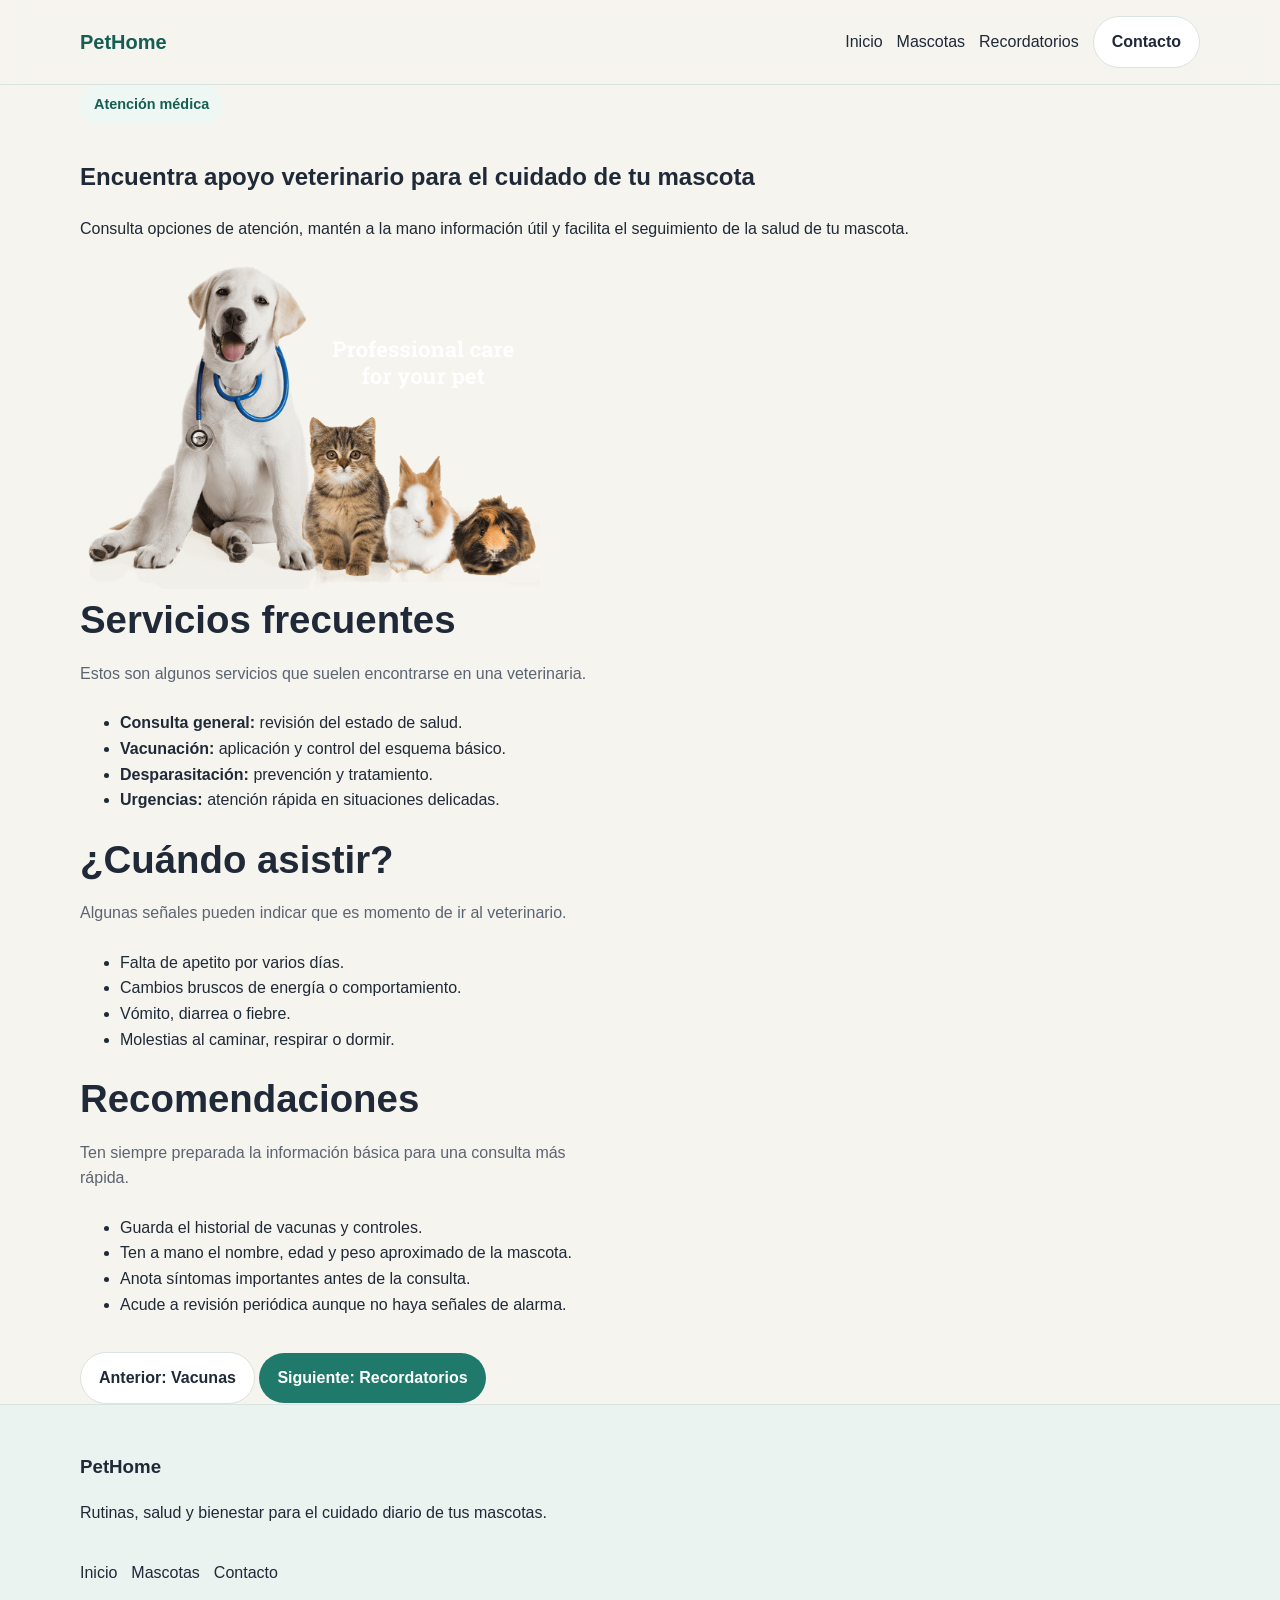
<file: veterinarias.html>
<!DOCTYPE html>
<html lang="es">
<head>
  <meta charset="UTF-8">
  <meta name="viewport" content="width=device-width, initial-scale=1.0">
  <title>Veterinarias | PetHome</title>
  <link rel="stylesheet" href="styles.css">
</head>
<body>

  <header class="site-header">
    <div class="container header-content">
      <a href="index.html" class="logo">PetHome</a>

      <nav class="main-nav">
        <a href="index.html">Inicio</a>
        <a href="mascotas.html">Mascotas</a>
        <a href="recordatorios.html">Recordatorios</a>
        <a href="contacto.html" class="btn btn-outline">Contacto</a>
      </nav>
    </div>
  </header>

  <main class="page-section">
    <div class="container">

      <section class="page-hero">
        <div class="page-hero-content">
          <div class="page-hero-text">
            <span class="tag">Atención médica</span>
            <h1>Encuentra apoyo veterinario para el cuidado de tu mascota</h1>
            <p>
              Consulta opciones de atención, mantén a la mano información útil
              y facilita el seguimiento de la salud de tu mascota.
            </p>
          </div>

          <div class="page-hero-media">
            <img src="vet.png" alt="Clínica veterinaria" class="hero-image imagen-grande">
          </div>
        </div>
      </section>

      <section class="content-grid">
        <article class="content-card">
          <div class="section-heading">
            <h2>Servicios frecuentes</h2>
            <p>Estos son algunos servicios que suelen encontrarse en una veterinaria.</p>
          </div>

          <ul class="info-list">
            <li><strong>Consulta general:</strong> revisión del estado de salud.</li>
            <li><strong>Vacunación:</strong> aplicación y control del esquema básico.</li>
            <li><strong>Desparasitación:</strong> prevención y tratamiento.</li>
            <li><strong>Urgencias:</strong> atención rápida en situaciones delicadas.</li>
          </ul>
        </article>

        <article class="content-card">
          <div class="section-heading">
            <h2>¿Cuándo asistir?</h2>
            <p>Algunas señales pueden indicar que es momento de ir al veterinario.</p>
          </div>

          <ul class="tips-list">
            <li>Falta de apetito por varios días.</li>
            <li>Cambios bruscos de energía o comportamiento.</li>
            <li>Vómito, diarrea o fiebre.</li>
            <li>Molestias al caminar, respirar o dormir.</li>
          </ul>
        </article>
      </section>

      <section class="content-card tips-section">
        <div class="section-heading">
          <h2>Recomendaciones</h2>
          <p>Ten siempre preparada la información básica para una consulta más rápida.</p>
        </div>

        <ul class="tips-list">
          <li>Guarda el historial de vacunas y controles.</li>
          <li>Ten a mano el nombre, edad y peso aproximado de la mascota.</li>
          <li>Anota síntomas importantes antes de la consulta.</li>
          <li>Acude a revisión periódica aunque no haya señales de alarma.</li>
        </ul>
      </section>

      <section class="page-navigation">
        <a href="vacunas.html" class="btn btn-secondary">Anterior: Vacunas</a>
        <a href="recordatorios.html" class="btn btn-primary">Siguiente: Recordatorios</a>
      </section>

    </div>
  </main>

  <footer class="site-footer">
    <div class="container footer-content">
      <div>
        <h3>PetHome</h3>
        <p>Rutinas, salud y bienestar para el cuidado diario de tus mascotas.</p>
      </div>

      <div class="footer-links">
        <a href="index.html">Inicio</a>
        <a href="mascotas.html">Mascotas</a>
        <a href="contacto.html">Contacto</a>
      </div>
    </div>
  </footer>

  <script src="script.js"></script>
</body>
</html>
</file>
<file: styles.css>
/* 1. Variables globales */
:root {
  --bg: #f6f4ee;
  --surface: #ffffff;
  --surface-soft: #eef7f4;
  --primary: #1f7a6c;
  --primary-dark: #155e53;
  --accent: #f2b872;
  --text: #1f2937;
  --text-soft: #5b6472;
  --border: #d9e3df;
  --shadow: 0 10px 30px rgba(31, 41, 55, 0.08);

  --radius-sm: 12px;
  --radius-md: 18px;
  --radius-lg: 28px;

  --container: 1120px;
}

/* 2. Reset básico */
* {
  box-sizing: border-box;
}

html {
  scroll-behavior: smooth;
}

body {
  margin: 0;
  font-family: "Segoe UI", Arial, sans-serif;
  background: var(--bg);
  color: var(--text);
  line-height: 1.6;
}

/* 3. Elementos globales */
img {
  max-width: 100%;
  display: block;
}

a {
  text-decoration: none;
  color: inherit;
}

button,
input,
textarea {
  font: inherit;
}

/* 4. Contenedor */
.container {
  width: min(92%, var(--container));
  margin: 0 auto;
}

/* 5. Header */
.site-header {
  position: sticky;
  top: 0;
  z-index: 10;
  background: rgba(246, 244, 238, 0.92);
  backdrop-filter: blur(10px);
  border-bottom: 1px solid var(--border);
}

.header-content {
  display: flex;
  align-items: center;
  justify-content: space-between;
  gap: 16px;
  padding: 16px 0;
}

.logo {
  font-size: 1.25rem;
  font-weight: 800;
  color: var(--primary-dark);
}

.main-nav {
  display: flex;
  align-items: center;
  gap: 14px;
  flex-wrap: wrap;
}

/* 6. Botones */
.btn {
  display: inline-flex;
  align-items: center;
  justify-content: center;
  min-height: 44px;
  padding: 12px 18px;
  border-radius: 999px;
  font-weight: 600;
  transition: 0.25s ease;
}

.btn-primary {
  background: var(--primary);
  color: white;
}

.btn-primary:hover {
  background: var(--primary-dark);
}

.btn-secondary,
.btn-outline {
  border: 1px solid var(--border);
  background: white;
  color: var(--text);
}

/* 7. Hero */
.hero {
  padding: 56px 0 32px;
}

.hero-content {
  display: grid;
  grid-template-columns: 1fr;
  gap: 28px;
  align-items: center;
}

.tag {
  display: inline-block;
  margin-bottom: 14px;
  padding: 8px 14px;
  border-radius: 999px;
  background: var(--surface-soft);
  color: var(--primary-dark);
  font-size: 0.9rem;
  font-weight: 700;
}

.hero h1 {
  margin: 0 0 14px;
  font-size: clamp(2rem, 5vw, 4.2rem);
  line-height: 1.1;
}

.hero p {
  margin: 0 0 22px;
  color: var(--text-soft);
  max-width: 58ch;
}

.hero-actions {
  display: flex;
  flex-wrap: wrap;
  gap: 12px;
}

.hero-media img {
  border-radius: var(--radius-lg);
  box-shadow: var(--shadow);
  object-fit: cover;
}

/* 8. Secciones */
.quick-stats,
.services,
.featured-pet {
  padding: 32px 0 72px;
}

.section-heading {
  margin-bottom: 24px;
}

.section-heading h2 {
  margin: 0 0 10px;
  font-size: clamp(1.6rem, 3vw, 2.5rem);
}

.section-heading p {
  margin: 0;
  color: var(--text-soft);
  max-width: 60ch;
}

/* 9. Tarjetas */
.stats-grid,
.services-grid {
  display: grid;
  grid-template-columns: 1fr;
  gap: 18px;
}

.stat-card,
.service-card {
  background: var(--surface);
  border: 1px solid var(--border);
  border-radius: var(--radius-md);
  padding: 22px;
  box-shadow: var(--shadow);
}

.service-card:hover {
  transform: translateY(-4px);
  transition: 0.25s ease;
}

.stat-card h2,
.service-card h3 {
  margin-top: 0;
  margin-bottom: 10px;
}

.stat-card p,
.service-card p {
  margin: 0;
  color: var(--text-soft);
}

/* 10. Bloque destacado */
.featured-content {
  display: grid;
  grid-template-columns: 1fr;
  gap: 24px;
  align-items: center;
}

.featured-media img {
  border-radius: var(--radius-lg);
  box-shadow: var(--shadow);
}

/* 11. Footer */
.site-footer {
  padding: 28px 0;
  background: #eaf3ef;
  border-top: 1px solid var(--border);
}

.footer-content {
  display: grid;
  gap: 18px;
}

.footer-links {
  display: flex;
  flex-wrap: wrap;
  gap: 14px;
}

/* 12. Responsive */
@media (min-width: 768px) {
  .hero-content,
  .featured-content {
    grid-template-columns: 1.05fr 0.95fr;
  }

  .stats-grid {
    grid-template-columns: repeat(3, 1fr);
  }

  .services-grid {
    grid-template-columns: repeat(2, 1fr);
  }
}

@media (min-width: 1024px) {
  .services-grid {
    grid-template-columns: repeat(3, 1fr);
  }

  .hero {
    padding: 72px 0 40px;
  }
}

/*ESTILOS RECORDATORIOS*/

.checklist-box {
  display: grid;
  gap: 12px;
  margin-top: 10px;
}

.check-item {
  display: flex;
  align-items: center;
  gap: 10px;
  padding: 12px 14px;
  background: rgba(255, 255, 255, 0.92);
  border-radius: 12px;
}

.check-item input[type="checkbox"] {
  width: 18px;
  height: 18px;
  accent-color: #0f766e;
}

.check-item span {
  color: #1f2937;
  font-weight: 500;
}

/* TABLA DE HISTORIAL */

.tabla-historial td {
  background: rgba(255, 255, 255, 0.92);
  color: #1f2937;
}

.tabla-historial tr:nth-child(even) td {
  background: rgba(240, 253, 250, 0.92);
}

.tabla-historial th {
  background-color: #0f766e;
  color: #ffffff;
}

.page-navigation {
  margin-top: 35px;
}

/* CONTACTO */

.contact-form {
  display: flex;
  flex-direction: column;
  gap: 12px;
}

.contact-form label {
  font-weight: bold;
  color: #1f2937;
}

.contact-form input,
.contact-form textarea {
  width: 100%;
  padding: 12px;
  border: none;
  border-radius: 10px;
  font-size: 14px;
  color: #1f2937;
  background: rgba(255, 255, 255, 0.92);
  box-sizing: border-box;
}

.contact-form textarea {
  resize: vertical;
}

.contact-form button {
  margin-top: 10px;
}

/* TAMAÑO IMAGEN*/

.imagen-ajustada {
  max-width: 260px;
}

.imagen-media {
  max-width: 360px;
}

.imagen-grande {
  max-width: 460px;
}
</file>
